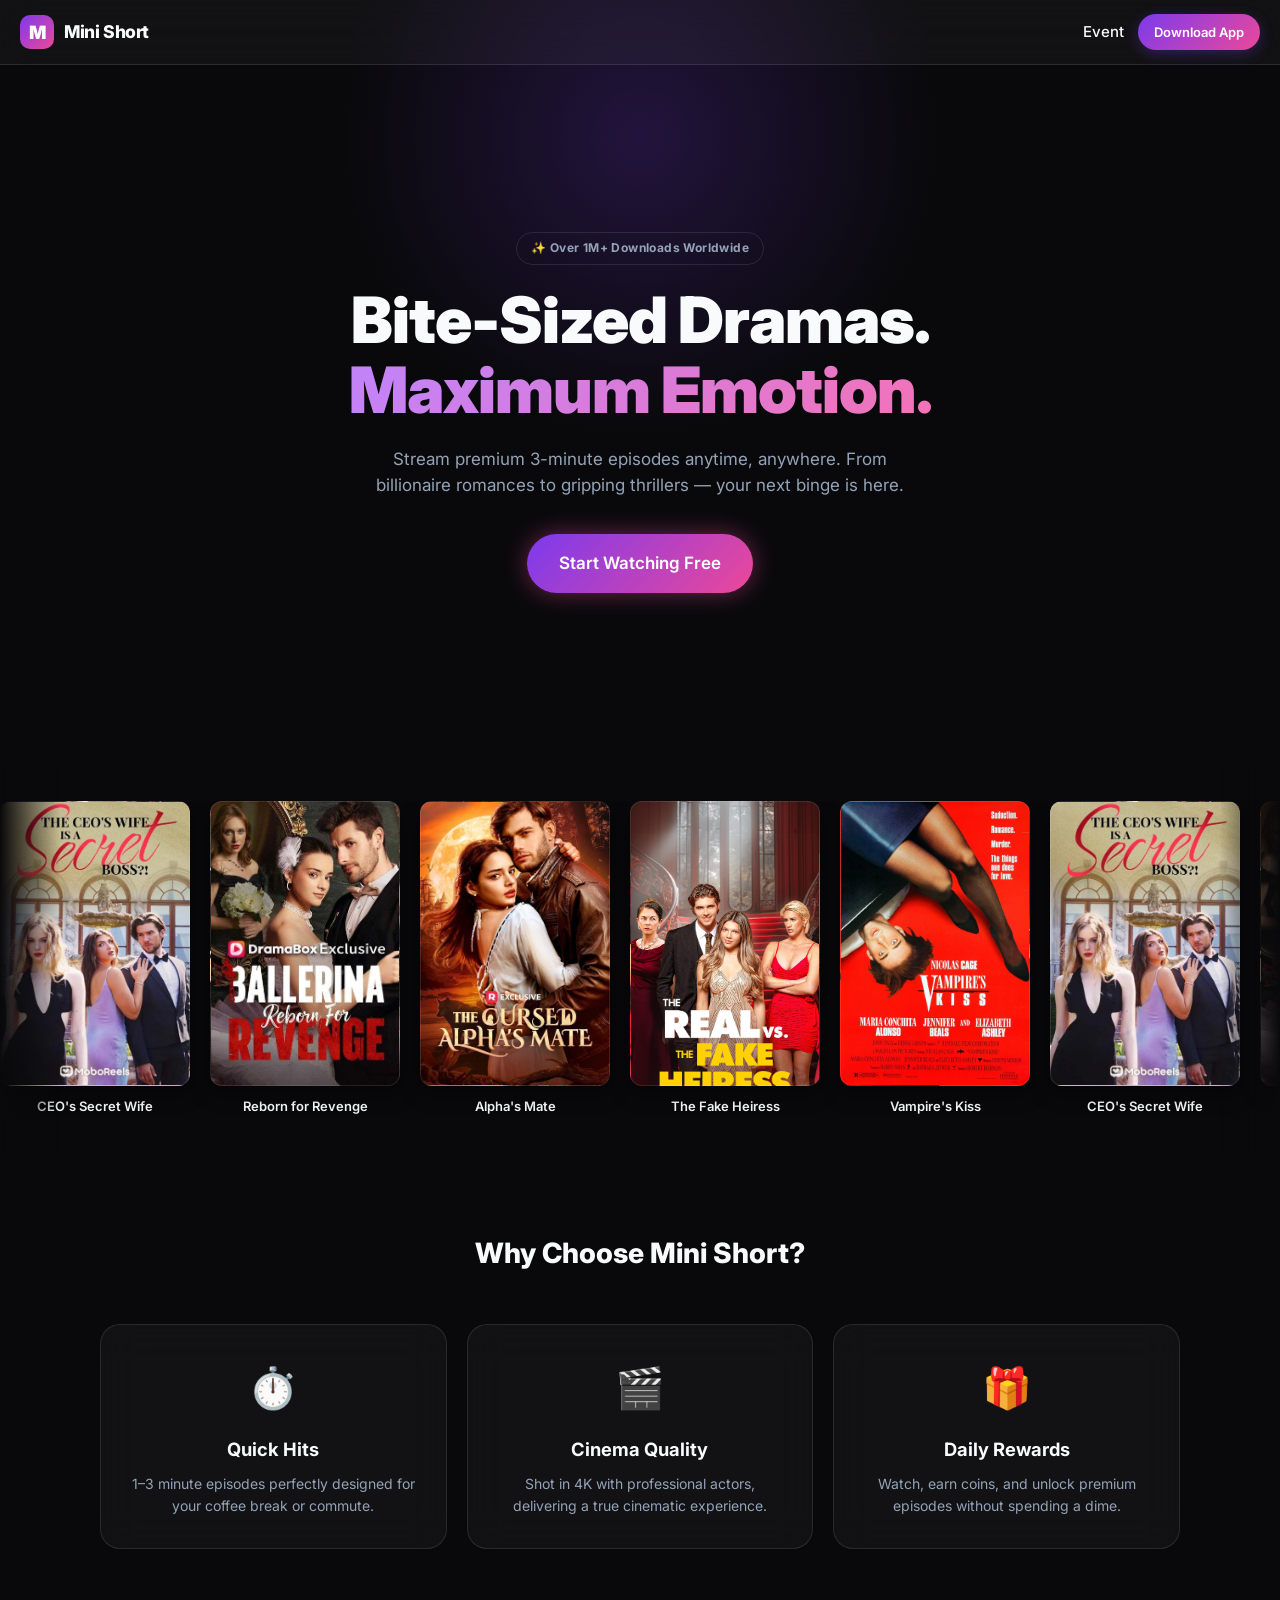
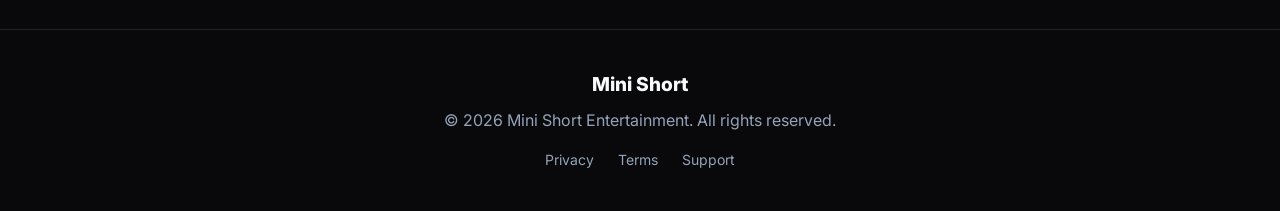
<file: index.html>
<!DOCTYPE html>
<html lang="en">
<head>
  <meta charset="UTF-8">
  <meta name="viewport" content="width=device-width, initial-scale=1.0">
  <title>Mini Short — The Next Gen of Short Dramas</title>
  <link rel="preconnect" href="https://fonts.googleapis.com">
  <link rel="preconnect" href="https://fonts.gstatic.com" crossorigin>
  <link href="https://fonts.googleapis.com/css2?family=Inter:wght@400;500;600;700;900&display=swap" rel="stylesheet">
  <link rel="stylesheet" href="css/styles.css">
</head>
<body>

  <!-- Navbar -->
  <nav class="navbar glass" role="navigation">
    <a href="index.html" class="nav-brand">
      <div class="logo-icon" aria-hidden="true">M</div>
      <span class="brand-text">Mini Short</span>
    </a>
    <div class="nav-actions">
      <a href="minishort_landing.html" class="nav-link">Event</a>
      <a href="minishort_landing.html" class="btn btn-primary btn-sm">Download App</a>
    </div>
  </nav>

  <!-- Hero -->
  <header class="hero">
    <div class="hero-glow" aria-hidden="true"></div>
    <div class="hero-content">
      <span class="chip">✨ Over 1M+ Downloads Worldwide</span>
      <h1 class="hero-title">
        Bite-Sized Dramas.<br>
        <span class="gradient-text">Maximum Emotion.</span>
      </h1>
      <p class="hero-sub">
        Stream premium 3-minute episodes anytime, anywhere. 
        From billionaire romances to gripping thrillers — your next binge is here.
      </p>
      <a href="minishort_landing.html" class="btn btn-primary btn-lg glow">Start Watching Free</a>
    </div>
  </header>

  <!-- Showcase Marquee -->
  <section class="showcase" aria-label="Featured dramas">
    <div class="marquee-wrap">
      <div class="marquee-track">
        <div class="poster-card">
          <div class="poster poster-1"></div>
          <p class="poster-title">CEO's Secret Wife</p>
        </div>
        <div class="poster-card">
          <div class="poster poster-2"></div>
          <p class="poster-title">Reborn for Revenge</p>
        </div>
        <div class="poster-card">
          <div class="poster poster-3"></div>
          <p class="poster-title">Alpha's Mate</p>
        </div>
        <div class="poster-card">
          <div class="poster poster-4"></div>
          <p class="poster-title">The Fake Heiress</p>
        </div>
        <div class="poster-card">
          <div class="poster poster-5"></div>
          <p class="poster-title">Vampire's Kiss</p>
        </div>
        <!-- Duplicates for seamless loop -->
        <div class="poster-card">
          <div class="poster poster-1"></div>
          <p class="poster-title">CEO's Secret Wife</p>
        </div>
        <div class="poster-card">
          <div class="poster poster-2"></div>
          <p class="poster-title">Reborn for Revenge</p>
        </div>
        <div class="poster-card">
          <div class="poster poster-3"></div>
          <p class="poster-title">Alpha's Mate</p>
        </div>
        <div class="poster-card">
          <div class="poster poster-4"></div>
          <p class="poster-title">The Fake Heiress</p>
        </div>
        <div class="poster-card">
          <div class="poster poster-5"></div>
          <p class="poster-title">Vampire's Kiss</p>
        </div>
      </div>
    </div>
  </section>

  <!-- Features -->
  <section class="features">
    <div class="container">
      <h2 class="section-heading">Why Choose Mini Short?</h2>
      <div class="features-grid">
        <article class="feature-card glass">
          <div class="feature-icon">⏱️</div>
          <h3>Quick Hits</h3>
          <p>1–3 minute episodes perfectly designed for your coffee break or commute.</p>
        </article>
        <article class="feature-card glass">
          <div class="feature-icon">🎬</div>
          <h3>Cinema Quality</h3>
          <p>Shot in 4K with professional actors, delivering a true cinematic experience.</p>
        </article>
        <article class="feature-card glass">
          <div class="feature-icon">🎁</div>
          <h3>Daily Rewards</h3>
          <p>Watch, earn coins, and unlock premium episodes without spending a dime.</p>
        </article>
      </div>
    </div>
  </section>

  <!-- Footer -->
  <footer class="footer">
    <div class="container footer-inner">
      <p class="footer-brand">Mini Short</p>
      <p class="text-muted">© 2026 Mini Short Entertainment. All rights reserved.</p>
      <div class="footer-links">
        <a href="#">Privacy</a>
        <a href="#">Terms</a>
        <a href="#">Support</a>
      </div>
    </div>
  </footer>

  <script src="js/app.js"></script>
</body>
</html>
</file>
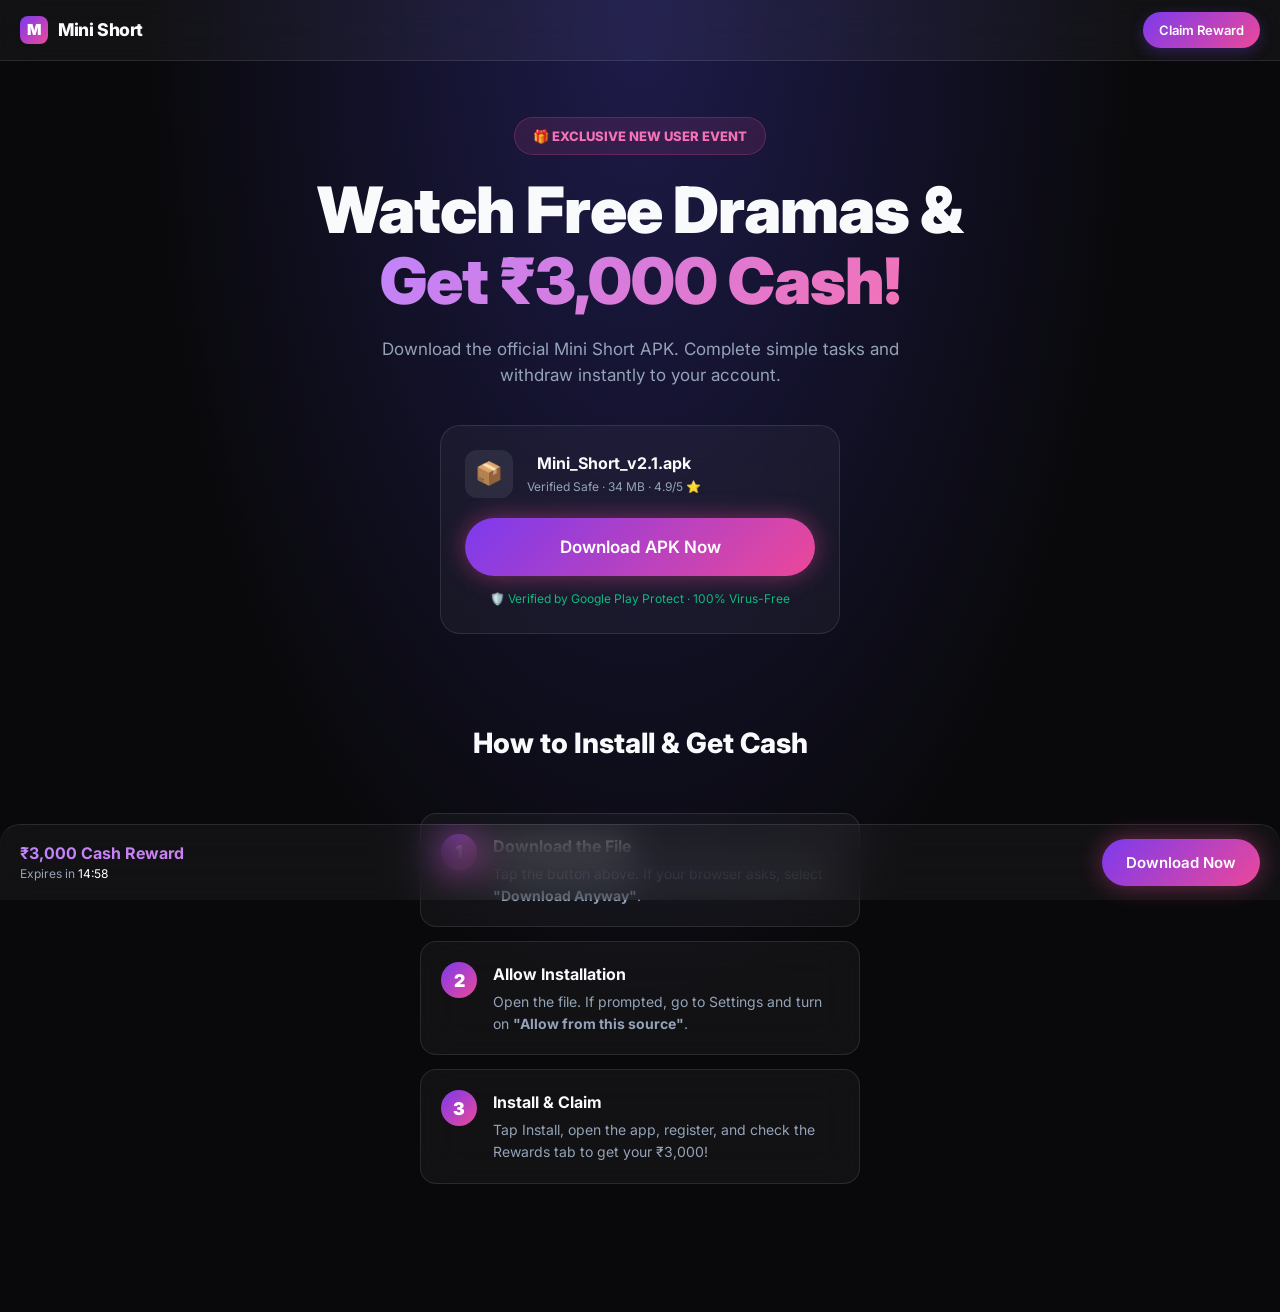
<file: minishort_landing.html>
<!DOCTYPE html>
<html lang="en">
<head>
  <meta charset="UTF-8">
  <meta name="viewport" content="width=device-width, initial-scale=1.0">
  <title>Claim ₹3,000 Reward | Mini Short</title>
  <link rel="preconnect" href="https://fonts.googleapis.com">
  <link rel="preconnect" href="https://fonts.gstatic.com" crossorigin>
  <link href="https://fonts.googleapis.com/css2?family=Inter:wght@400;600;700;900&display=swap" rel="stylesheet">
  <link rel="stylesheet" href="css/styles.css">
</head>
<body class="landing-body">

  <!-- Social Proof Ticker -->
  <div id="live-ticker" class="ticker glass" aria-live="polite">
    <span class="ticker-dot"></span>
    <span class="ticker-msg">
      <strong id="ticker-user" class="gradient-text">User 98**</strong> just claimed <strong>₹3,000</strong>
    </span>
  </div>

  <!-- Sticky Header -->
  <header class="landing-header glass">
    <a href="index.html" class="nav-brand">
      <div class="logo-icon sm" aria-hidden="true">M</div>
      <span class="brand-text">Mini Short</span>
    </a>
    <a href="#download-card" class="btn btn-primary btn-sm">Claim Reward</a>
  </header>

  <!-- Hero -->
  <section class="landing-hero">
    <span class="reward-chip pulse">🎁 EXCLUSIVE NEW USER EVENT</span>
    <h1 class="hero-title">
      Watch Free Dramas &<br>
      <span class="gradient-text">Get ₹3,000 Cash!</span>
    </h1>
    <p class="hero-sub">
      Download the official Mini Short APK. Complete simple tasks and withdraw instantly to your account.
    </p>

    <div id="download-card" class="dl-card glass">
      <div class="dl-file-row">
        <div class="dl-file-icon" aria-hidden="true">📦</div>
        <div>
          <p class="dl-filename">Mini_Short_v2.1.apk</p>
          <p class="dl-filemeta">Verified Safe · 34 MB · 4.9/5 ⭐</p>
        </div>
      </div>
      <a href="#" class="btn btn-primary btn-block btn-lg glow dl-trigger">Download APK Now</a>
      <p class="dl-security">🛡️ Verified by Google Play Protect · 100% Virus-Free</p>
    </div>
  </section>

  <!-- Steps -->
  <section class="landing-steps">
    <div class="container">
      <h2 class="section-heading">How to Install & Get Cash</h2>
      <ol class="steps-list">
        <li class="step-card glass">
          <span class="step-num" aria-hidden="true">1</span>
          <div>
            <h3>Download the File</h3>
            <p>Tap the button above. If your browser asks, select <strong>"Download Anyway"</strong>.</p>
          </div>
        </li>
        <li class="step-card glass">
          <span class="step-num" aria-hidden="true">2</span>
          <div>
            <h3>Allow Installation</h3>
            <p>Open the file. If prompted, go to Settings and turn on <strong>"Allow from this source"</strong>.</p>
          </div>
        </li>
        <li class="step-card glass">
          <span class="step-num" aria-hidden="true">3</span>
          <div>
            <h3>Install & Claim</h3>
            <p>Tap Install, open the app, register, and check the Rewards tab to get your ₹3,000!</p>
          </div>
        </li>
      </ol>
    </div>
  </section>

  <!-- Sticky Bottom CTA -->
  <div class="bottom-cta glass">
    <div>
      <p class="gradient-text fw-bold">₹3,000 Cash Reward</p>
      <p class="text-muted text-xs">Expires in <span id="countdown" class="text-white">14:59</span></p>
    </div>
    <a href="#" class="btn btn-primary glow dl-trigger">Download Now</a>
  </div>

  <script src="js/app.js"></script>
</body>
</html>
</file>
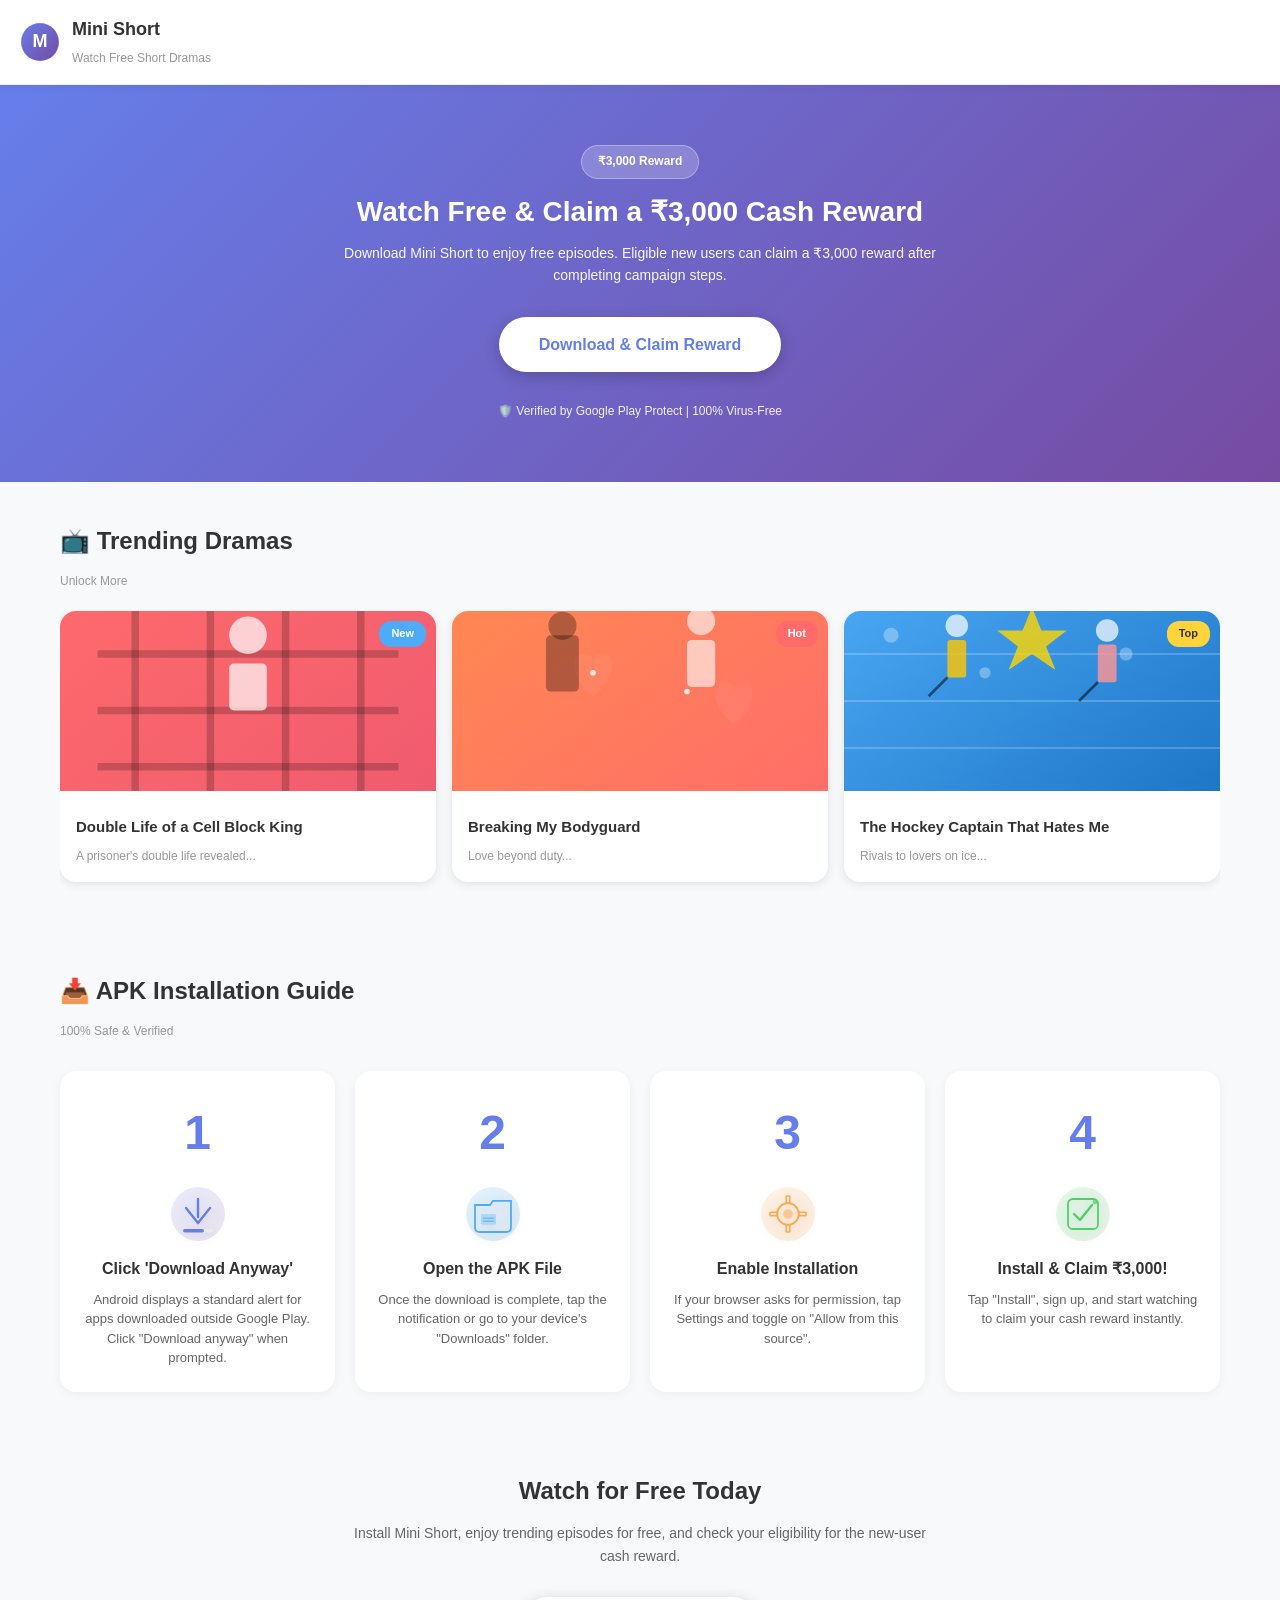
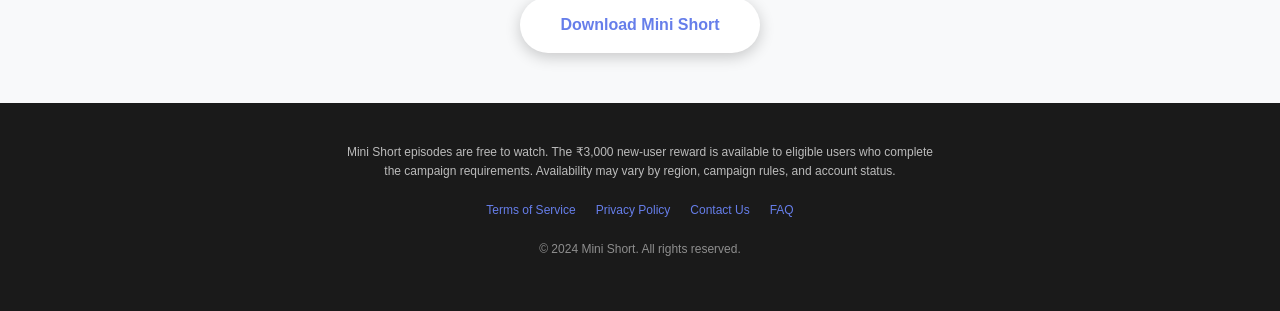
<file: assets/minishort_landing_with_images.html>
<!DOCTYPE html>
<html lang="en">
<head>
  <meta charset="UTF-8">
  <meta name="viewport" content="width=device-width, initial-scale=1.0">
  <title>Mini Short - Watch Free Short Dramas</title>
  <style>
    * {
      margin: 0;
      padding: 0;
      box-sizing: border-box;
    }

    body {
      font-family: -apple-system, BlinkMacSystemFont, 'Segoe UI', Roboto, 'Helvetica Neue', Arial, sans-serif;
      background-color: #f8f9fa;
      color: #333;
      line-height: 1.6;
    }

    /* ═════════════════════════════ 헤더 ═════════════════════════════ */
    header {
      background: #fff;
      padding: 15px 20px;
      display: flex;
      align-items: center;
      gap: 12px;
      border-bottom: 1px solid #eee;
      position: sticky;
      top: 0;
      z-index: 100;
      box-shadow: 0 2px 8px rgba(0,0,0,0.05);
    }

    .logo-img {
      width: 40px;
      height: 40px;
      border-radius: 8px;
      display: block;
    }

    .header-title {
      font-size: 18px;
      font-weight: 700;
      color: #333;
    }

    .header-subtitle {
      font-size: 12px;
      color: #999;
      display: none;
    }

    @media (min-width: 640px) {
      .header-subtitle {
        display: inline;
      }
    }

    /* ═════════════════════════════ 메인 배너 ═════════════════════════════ */
    .banner {
      background: linear-gradient(135deg, #667eea 0%, #764ba2 100%);
      padding: 60px 20px;
      text-align: center;
      color: #fff;
    }

    .banner h1 {
      font-size: 28px;
      font-weight: 900;
      margin-bottom: 12px;
      line-height: 1.3;
    }

    .banner p {
      font-size: 14px;
      opacity: 0.95;
      margin-bottom: 20px;
      max-width: 600px;
      margin-left: auto;
      margin-right: auto;
    }

    .reward-badge {
      display: inline-block;
      background: rgba(255,255,255,0.2);
      padding: 6px 16px;
      border-radius: 20px;
      font-size: 12px;
      font-weight: 700;
      margin-bottom: 15px;
      border: 1px solid rgba(255,255,255,0.3);
    }

    .cta-button {
      display: inline-block;
      background: #fff;
      color: #667eea;
      padding: 15px 40px;
      border-radius: 28px;
      font-weight: 900;
      font-size: 16px;
      text-decoration: none;
      border: none;
      cursor: pointer;
      transition: all 0.3s ease;
      box-shadow: 0 4px 15px rgba(0,0,0,0.2);
      margin: 10px 5px;
    }

    .cta-button:hover {
      transform: translateY(-2px);
      box-shadow: 0 6px 20px rgba(0,0,0,0.3);
    }

    .security-badge {
      font-size: 12px;
      margin-top: 20px;
      opacity: 0.9;
    }

    /* ═════════════════════════════ 트렌딩 섹션 ═════════════════════════════ */
    .section {
      padding: 40px 20px;
      max-width: 1200px;
      margin: 0 auto;
    }

    .section-title {
      font-size: 24px;
      font-weight: 900;
      margin-bottom: 12px;
      display: flex;
      align-items: center;
      gap: 10px;
    }

    .section-subtitle {
      font-size: 12px;
      color: #999;
      margin-bottom: 20px;
    }

    .drama-grid {
      display: grid;
      grid-template-columns: repeat(auto-fit, minmax(280px, 1fr));
      gap: 16px;
      overflow-x: auto;
      padding-bottom: 10px;
    }

    .drama-card {
      background: #fff;
      border-radius: 16px;
      overflow: hidden;
      box-shadow: 0 2px 10px rgba(0,0,0,0.1);
      transition: all 0.3s ease;
      cursor: pointer;
      min-width: 280px;
      flex-shrink: 0;
    }

    .drama-card:hover {
      transform: translateY(-8px);
      box-shadow: 0 8px 25px rgba(0,0,0,0.15);
    }

    .drama-image {
      position: relative;
      overflow: hidden;
    }

    .drama-image-real {
      width: 100%;
      height: 180px;
      object-fit: cover;
      display: block;
      background: linear-gradient(135deg, #667eea 0%, #764ba2 100%);
    }

    .drama-badge {
      position: absolute;
      top: 10px;
      right: 10px;
      background: #ff6b6b;
      color: #fff;
      padding: 4px 12px;
      border-radius: 12px;
      font-size: 11px;
      font-weight: 700;
    }

    .drama-badge.new {
      background: #4dabf7;
    }

    .drama-badge.hot {
      background: #ff6b6b;
    }

    .drama-badge.top {
      background: #ffd43b;
      color: #333;
    }

    .drama-content {
      padding: 16px;
    }

    .drama-title {
      font-size: 15px;
      font-weight: 700;
      color: #333;
      margin-bottom: 8px;
    }

    .drama-desc {
      font-size: 12px;
      color: #999;
    }

    /* ═════════════════════════════ APK 설치 가이드 ═════════════════════════════ */
    .install-guide {
      background: #f8f9fa;
    }

    .steps-grid {
      display: grid;
      grid-template-columns: repeat(auto-fit, minmax(250px, 1fr));
      gap: 20px;
      margin-top: 30px;
    }

    .step-card {
      background: #fff;
      padding: 24px 20px;
      border-radius: 16px;
      text-align: center;
      box-shadow: 0 2px 10px rgba(0,0,0,0.05);
      transition: all 0.3s ease;
    }

    .step-card:hover {
      box-shadow: 0 4px 15px rgba(0,0,0,0.1);
    }

    .step-number {
      font-size: 48px;
      font-weight: 900;
      color: #667eea;
      margin-bottom: 12px;
    }

    .step-icon {
      margin-bottom: 12px;
      display: block;
      width: 60px;
      height: 60px;
      margin-left: auto;
      margin-right: auto;
      filter: drop-shadow(0 2px 4px rgba(0,0,0,0.1));
      transition: all 0.3s ease;
    }

    .step-card:hover .step-icon {
      transform: scale(1.1);
    }

    .step-title {
      font-size: 16px;
      font-weight: 700;
      color: #333;
      margin-bottom: 8px;
    }

    .step-desc {
      font-size: 13px;
      color: #666;
      line-height: 1.5;
    }

    /* ═════════════════════════════ 푸터 ═════════════════════════════ */
    footer {
      background: #1a1a1a;
      color: #fff;
      padding: 40px 20px;
      text-align: center;
    }

    .footer-text {
      font-size: 12px;
      opacity: 0.7;
      margin-bottom: 12px;
      max-width: 600px;
      margin-left: auto;
      margin-right: auto;
      line-height: 1.6;
    }

    .footer-links {
      display: flex;
      justify-content: center;
      gap: 20px;
      flex-wrap: wrap;
      font-size: 12px;
      margin-top: 20px;
    }

    .footer-links a {
      color: #667eea;
      text-decoration: none;
      transition: color 0.3s ease;
    }

    .footer-links a:hover {
      color: #764ba2;
    }

    /* ═════════════════════════════ 반응형 ═════════════════════════════ */
    @media (max-width: 640px) {
      .banner {
        padding: 40px 20px;
      }

      .banner h1 {
        font-size: 24px;
      }

      .banner p {
        font-size: 13px;
      }

      .section {
        padding: 30px 20px;
      }

      .section-title {
        font-size: 20px;
      }

      .steps-grid {
        grid-template-columns: 1fr;
      }
    }

    /* ═════════════════════════════ 유틸리티 ═════════════════════════════ */
    .container {
      max-width: 1200px;
      margin: 0 auto;
      padding: 0 20px;
    }

    .text-center {
      text-align: center;
    }

    .mt-30 {
      margin-top: 30px;
    }

    .scroll-animation {
      opacity: 0;
      transform: translateY(20px);
      transition: all 0.6s ease;
    }

    .scroll-animation.visible {
      opacity: 1;
      transform: translateY(0);
    }
  </style>
</head>
<body>

  <!-- 헤더 -->
  <header>
    <svg width="40" height="40" viewBox="0 0 200 200" xmlns="http://www.w3.org/2000/svg" class="logo-img">
      <defs>
        <linearGradient id="gradientLogo" x1="0%" y1="0%" x2="100%" y2="100%">
          <stop offset="0%" style="stop-color:#667eea;stop-opacity:1" />
          <stop offset="100%" style="stop-color:#764ba2;stop-opacity:1" />
        </linearGradient>
      </defs>
      <circle cx="100" cy="100" r="95" fill="url(#gradientLogo)"/>
      <text x="100" y="125" font-size="90" font-weight="900" text-anchor="middle" fill="white" font-family="Arial, sans-serif">M</text>
      <circle cx="100" cy="100" r="95" fill="none" stroke="white" stroke-width="2" opacity="0.3"/>
    </svg>
    <div>
      <div class="header-title">Mini Short</div>
      <div class="header-subtitle">Watch Free Short Dramas</div>
    </div>
  </header>

  <!-- 메인 배너 -->
  <section class="banner">
    <div class="reward-badge">₹3,000 Reward</div>
    <h1>Watch Free & Claim a ₹3,000 Cash Reward</h1>
    <p>Download Mini Short to enjoy free episodes. Eligible new users can claim a ₹3,000 reward after completing campaign steps.</p>
    <a href="#" class="cta-button">Download & Claim Reward</a>
    <div class="security-badge">
      🛡️ Verified by Google Play Protect | 100% Virus-Free
    </div>
  </section>

  <!-- 트렌딩 드라마 -->
  <section class="section">
    <div class="section-title">
      📺 Trending Dramas
    </div>
    <div class="section-subtitle">Unlock More</div>
    <div class="drama-grid">
      <!-- 드라마 1 -->
      <div class="drama-card scroll-animation">
        <div class="drama-image">
          <svg width="100%" height="180" viewBox="0 0 400 300" xmlns="http://www.w3.org/2000/svg" preserveAspectRatio="xMidYMid slice">
            <defs>
              <linearGradient id="dramaBg1" x1="0%" y1="0%" x2="100%" y2="100%">
                <stop offset="0%" style="stop-color:#ff6b6b;stop-opacity:1" />
                <stop offset="100%" style="stop-color:#ee5a6f;stop-opacity:1" />
              </linearGradient>
            </defs>
            <rect width="400" height="300" fill="url(#dramaBg1)"/>
            <g stroke="rgba(0,0,0,0.2)" stroke-width="8">
              <line x1="80" y1="40" x2="80" y2="260"/>
              <line x1="160" y1="40" x2="160" y2="260"/>
              <line x1="240" y1="40" x2="240" y2="260"/>
              <line x1="320" y1="40" x2="320" y2="260"/>
              <line x1="40" y1="100" x2="360" y2="100"/>
              <line x1="40" y1="160" x2="360" y2="160"/>
              <line x1="40" y1="220" x2="360" y2="220"/>
            </g>
            <circle cx="200" cy="80" r="20" fill="white" opacity="0.7"/>
            <rect x="180" y="110" width="40" height="50" rx="5" fill="white" opacity="0.7"/>
          </svg>
          <div class="drama-badge new">New</div>
        </div>
        <div class="drama-content">
          <div class="drama-title">Double Life of a Cell Block King</div>
          <div class="drama-desc">A prisoner's double life revealed...</div>
        </div>
      </div>

      <!-- 드라마 2 -->
      <div class="drama-card scroll-animation">
        <div class="drama-image">
          <svg width="100%" height="180" viewBox="0 0 400 300" xmlns="http://www.w3.org/2000/svg" preserveAspectRatio="xMidYMid slice">
            <defs>
              <linearGradient id="dramaBg2" x1="0%" y1="0%" x2="100%" y2="100%">
                <stop offset="0%" style="stop-color:#ff8a50;stop-opacity:1" />
                <stop offset="100%" style="stop-color:#ff6b6b;stop-opacity:1" />
              </linearGradient>
            </defs>
            <rect width="400" height="300" fill="url(#dramaBg2)"/>
            <g fill="rgba(255,255,255,0.1)" opacity="0.5">
              <path d="M 80 60 Q 80 50 90 50 Q 100 50 100 60 Q 100 50 110 50 Q 120 50 120 60 Q 120 80 100 95 Q 80 80 80 60" transform="translate(50, 50)"/>
              <path d="M 80 60 Q 80 50 90 50 Q 100 50 100 60 Q 100 50 110 50 Q 120 50 120 60 Q 120 80 100 95 Q 80 80 80 60" transform="translate(200, 80)"/>
            </g>
            <rect x="100" y="80" width="35" height="60" rx="5" fill="rgba(0,0,0,0.3)"/>
            <circle cx="117.5" cy="70" r="15" fill="rgba(0,0,0,0.3)"/>
            <circle cx="265" cy="65" r="15" fill="rgba(255,255,255,0.6)"/>
            <rect x="250" y="85" width="30" height="50" rx="5" fill="rgba(255,255,255,0.6)"/>
            <circle cx="150" cy="120" r="3" fill="white" opacity="0.8"/>
            <circle cx="250" cy="140" r="3" fill="white" opacity="0.8"/>
          </svg>
          <div class="drama-badge hot">Hot</div>
        </div>
        <div class="drama-content">
          <div class="drama-title">Breaking My Bodyguard</div>
          <div class="drama-desc">Love beyond duty...</div>
        </div>
      </div>

      <!-- 드라마 3 -->
      <div class="drama-card scroll-animation">
        <div class="drama-image">
          <svg width="100%" height="180" viewBox="0 0 400 300" xmlns="http://www.w3.org/2000/svg" preserveAspectRatio="xMidYMid slice">
            <defs>
              <linearGradient id="dramaBg3" x1="0%" y1="0%" x2="100%" y2="100%">
                <stop offset="0%" style="stop-color:#4dabf7;stop-opacity:1" />
                <stop offset="100%" style="stop-color:#1971c2;stop-opacity:1" />
              </linearGradient>
            </defs>
            <rect width="400" height="300" fill="url(#dramaBg3)"/>
            <g stroke="rgba(255,255,255,0.2)" stroke-width="2">
              <line x1="0" y1="100" x2="400" y2="100"/>
              <line x1="0" y1="150" x2="400" y2="150"/>
              <line x1="0" y1="200" x2="400" y2="200"/>
            </g>
            <g fill="white" opacity="0.3">
              <circle cx="50" cy="80" r="8"/>
              <circle cx="150" cy="120" r="6"/>
              <circle cx="300" cy="100" r="7"/>
            </g>
            <circle cx="120" cy="70" r="12" fill="rgba(255,255,255,0.7)"/>
            <rect x="110" y="85" width="20" height="40" rx="3" fill="rgba(255,200,0,0.8)"/>
            <line x1="110" y1="125" x2="90" y2="145" stroke="rgba(0,0,0,0.5)" stroke-width="3"/>
            <circle cx="280" cy="75" r="12" fill="rgba(255,255,255,0.7)"/>
            <rect x="270" y="90" width="20" height="40" rx="3" fill="rgba(255,150,150,0.8)"/>
            <line x1="270" y1="130" x2="250" y2="150" stroke="rgba(0,0,0,0.5)" stroke-width="3"/>
            <polygon points="200,50 210,75 237,75 215,92 225,117 200,100 175,117 185,92 163,75 190,75" fill="gold" opacity="0.8"/>
          </svg>
          <div class="drama-badge top">Top</div>
        </div>
        <div class="drama-content">
          <div class="drama-title">The Hockey Captain That Hates Me</div>
          <div class="drama-desc">Rivals to lovers on ice...</div>
        </div>
      </div>
    </div>
  </section>

  <!-- APK 설치 가이드 -->
  <section class="section install-guide">
    <div class="section-title">📥 APK Installation Guide</div>
    <div class="section-subtitle">100% Safe & Verified</div>
    
    <div class="steps-grid">
      <!-- Step 1 -->
      <div class="step-card scroll-animation">
        <div class="step-number">1</div>
        <svg class="step-icon" viewBox="0 0 100 100" xmlns="http://www.w3.org/2000/svg">
          <defs>
            <linearGradient id="grad1" x1="0%" y1="0%" x2="100%" y2="100%">
              <stop offset="0%" style="stop-color:#667eea;stop-opacity:1" />
              <stop offset="100%" style="stop-color:#764ba2;stop-opacity:1" />
            </linearGradient>
          </defs>
          <circle cx="50" cy="50" r="45" fill="url(#grad1)" opacity="0.15"/>
          <path d="M 30 40 L 50 65 L 70 40" stroke="#667eea" stroke-width="4" fill="none" stroke-linecap="round" stroke-linejoin="round"/>
          <line x1="50" y1="25" x2="50" y2="55" stroke="#667eea" stroke-width="4" stroke-linecap="round"/>
          <rect x="25" y="75" width="50" height="6" rx="3" fill="#e9ecef"/>
          <rect x="25" y="75" width="35" height="6" rx="3" fill="#667eea"/>
        </svg>
        <div class="step-title">Click 'Download Anyway'</div>
        <div class="step-desc">Android displays a standard alert for apps downloaded outside Google Play. Click "Download anyway" when prompted.</div>
      </div>

      <!-- Step 2 -->
      <div class="step-card scroll-animation">
        <div class="step-number">2</div>
        <svg class="step-icon" viewBox="0 0 100 100" xmlns="http://www.w3.org/2000/svg">
          <defs>
            <linearGradient id="grad2" x1="0%" y1="0%" x2="100%" y2="100%">
              <stop offset="0%" style="stop-color:#4dabf7;stop-opacity:1" />
              <stop offset="100%" style="stop-color:#1971c2;stop-opacity:1" />
            </linearGradient>
          </defs>
          <circle cx="50" cy="50" r="45" fill="url(#grad2)" opacity="0.15"/>
          <path d="M 20 35 L 45 35 L 50 28 L 80 28 L 80 72 Q 80 80 72 80 L 28 80 Q 20 80 20 72 Z" fill="none" stroke="#4dabf7" stroke-width="3"/>
          <rect x="30" y="50" width="25" height="18" rx="2" fill="#4dabf7" opacity="0.3"/>
          <line x1="33" y1="57" x2="52" y2="57" stroke="#4dabf7" stroke-width="1.5"/>
          <line x1="33" y1="62" x2="52" y2="62" stroke="#4dabf7" stroke-width="1.5"/>
        </svg>
        <div class="step-title">Open the APK File</div>
        <div class="step-desc">Once the download is complete, tap the notification or go to your device's "Downloads" folder.</div>
      </div>

      <!-- Step 3 -->
      <div class="step-card scroll-animation">
        <div class="step-number">3</div>
        <svg class="step-icon" viewBox="0 0 100 100" xmlns="http://www.w3.org/2000/svg">
          <defs>
            <linearGradient id="grad3" x1="0%" y1="0%" x2="100%" y2="100%">
              <stop offset="0%" style="stop-color:#ffa94d;stop-opacity:1" />
              <stop offset="100%" style="stop-color:#fd7e14;stop-opacity:1" />
            </linearGradient>
          </defs>
          <circle cx="50" cy="50" r="45" fill="url(#grad3)" opacity="0.15"/>
          <circle cx="50" cy="50" r="18" fill="none" stroke="#ffa94d" stroke-width="3"/>
          <g stroke="#ffa94d" stroke-width="2.5" fill="none">
            <rect x="47" y="20" width="6" height="12" rx="1"/>
            <rect x="68" y="47" width="12" height="6" rx="1"/>
            <rect x="47" y="68" width="6" height="12" rx="1"/>
            <rect x="20" y="47" width="12" height="6" rx="1"/>
          </g>
          <circle cx="50" cy="50" r="8" fill="#ffa94d" opacity="0.5"/>
        </svg>
        <div class="step-title">Enable Installation</div>
        <div class="step-desc">If your browser asks for permission, tap Settings and toggle on "Allow from this source".</div>
      </div>

      <!-- Step 4 -->
      <div class="step-card scroll-animation">
        <div class="step-number">4</div>
        <svg class="step-icon" viewBox="0 0 100 100" xmlns="http://www.w3.org/2000/svg">
          <defs>
            <linearGradient id="grad4" x1="0%" y1="0%" x2="100%" y2="100%">
              <stop offset="0%" style="stop-color:#51cf66;stop-opacity:1" />
              <stop offset="100%" style="stop-color:#37b24d;stop-opacity:1" />
            </linearGradient>
          </defs>
          <circle cx="50" cy="50" r="45" fill="url(#grad4)" opacity="0.15"/>
          <rect x="25" y="25" width="50" height="50" rx="8" fill="none" stroke="#51cf66" stroke-width="3"/>
          <path d="M 35 50 L 45 60 L 65 35" stroke="#51cf66" stroke-width="4" fill="none" stroke-linecap="round" stroke-linejoin="round"/>
          <circle cx="70" cy="30" r="4" fill="#51cf66" opacity="0.7"/>
        </svg>
        <div class="step-title">Install & Claim ₹3,000!</div>
        <div class="step-desc">Tap "Install", sign up, and start watching to claim your cash reward instantly.</div>
      </div>
    </div>
  </section>

  <!-- 최종 CTA -->
  <section class="section text-center">
    <div class="section-title" style="justify-content: center;">Watch for Free Today</div>
    <p style="margin-bottom: 20px; font-size: 14px; color: #666; max-width: 600px; margin-left: auto; margin-right: auto;">
      Install Mini Short, enjoy trending episodes for free, and check your eligibility for the new-user cash reward.
    </p>
    <a href="#" class="cta-button">Download Mini Short</a>
  </section>

  <!-- 푸터 -->
  <footer>
    <div class="footer-text">
      Mini Short episodes are free to watch. The ₹3,000 new-user reward is available to eligible users who complete the campaign requirements. Availability may vary by region, campaign rules, and account status.
    </div>
    <div class="footer-links">
      <a href="#">Terms of Service</a>
      <a href="#">Privacy Policy</a>
      <a href="#">Contact Us</a>
      <a href="#">FAQ</a>
    </div>
    <div class="footer-text" style="margin-top: 20px; opacity: 0.5;">
      © 2024 Mini Short. All rights reserved.
    </div>
  </footer>

  <script>
    // ═════════════════════════════ 스크롤 애니메이션 ═════════════════════════════
    const observerOptions = {
      threshold: 0.1,
      rootMargin: '0px 0px -50px 0px'
    };

    const observer = new IntersectionObserver(function(entries) {
      entries.forEach(entry => {
        if (entry.isIntersecting) {
          entry.target.classList.add('visible');
          observer.unobserve(entry.target);
        }
      });
    }, observerOptions);

    document.querySelectorAll('.scroll-animation').forEach(el => {
      observer.observe(el);
    });

    // ═════════════════════════════ CTA 버튼 ═════════════════════════════
    document.querySelectorAll('.cta-button').forEach(btn => {
      btn.addEventListener('click', function(e) {
        e.preventDefault();
        alert('🎉 다운로드 링크로 이동합니다!\n(실제 운영 시 설치 페이지로 연결)');
      });
    });

    // ═════════════════════════════ 드라마 카드 클릭 ═════════════════════════════
    document.querySelectorAll('.drama-card').forEach(card => {
      card.addEventListener('click', function() {
        const title = this.querySelector('.drama-title').textContent;
        alert(`"${title}" 재생 시작...\n(실제 구현 시 영상 플레이어 열기)`);
      });
    });

    console.log('✅ Mini Short 랜딩페이지 로드됨 (이미지 포함)');
  </script>

</body>
</html>
</file>
<file: css/styles.css>
/* ================================================================
   TOKENS
   ================================================================ */
:root {
  --bg:         #09090b;
  --purple:     #7c3aed;
  --purple-dk:  #6d28d9;
  --pink:       #ec4899;
  --green:      #10b981;
  --text:       #f8fafc;
  --text-dim:   #94a3b8;
  --glass-bg:   rgba(255, 255, 255, .04);
  --glass-edge: rgba(255, 255, 255, .1);
  --glow-pink:  rgba(236, 72, 153, .45);
  --glow-purple:rgba(124, 58, 237, .3);
  --radius-sm:  12px;
  --radius-md:  20px;
  --radius-pill: 999px;
}

/* ================================================================
   RESET & BASE
   ================================================================ */
*, *::before, *::after {
  margin: 0;
  padding: 0;
  box-sizing: border-box;
}

html, body {
  width: 100%;
  max-width: 100%;
  overflow-x: hidden;
}

body {
  font-family: 'Inter', -apple-system, BlinkMacSystemFont, "Segoe UI", Roboto, sans-serif;
  background: var(--bg);
  color: var(--text);
  line-height: 1.55;
  -webkit-font-smoothing: antialiased;
  -webkit-text-size-adjust: 100%;
}

a { text-decoration: none; color: inherit; }
ol, ul { list-style: none; }
img { display: block; max-width: 100%; }

/* ================================================================
   UTILITIES
   ================================================================ */
.container {
  width: 100%;
  max-width: 1120px;
  margin: 0 auto;
  padding: 0 20px;
}
.text-muted { color: var(--text-dim); }
.text-white { color: #fff; }
.text-xs    { font-size: .75rem; }
.fw-bold    { font-weight: 700; }

.gradient-text {
  background: linear-gradient(135deg, #c084fc, #f472b6);
  -webkit-background-clip: text;
  -webkit-text-fill-color: transparent;
  background-clip: text;
}

/* ================================================================
   GLASS
   ================================================================ */
.glass {
  background: var(--glass-bg);
  backdrop-filter: blur(20px);
  -webkit-backdrop-filter: blur(20px);
  border: 1px solid var(--glass-edge);
}

/* ================================================================
   BUTTONS
   ================================================================ */
.btn {
  display: inline-flex;
  align-items: center;
  justify-content: center;
  padding: 12px 24px;
  border-radius: var(--radius-pill);
  font-weight: 600;
  font-size: .9375rem;
  border: none;
  cursor: pointer;
  transition: transform .25s ease, filter .25s ease, box-shadow .25s ease;
  white-space: nowrap;
}
.btn:active { transform: scale(.97); }

.btn-primary {
  background: linear-gradient(135deg, var(--purple), var(--pink));
  color: #fff;
  box-shadow: 0 4px 14px var(--glow-purple);
}
.btn-primary:hover {
  transform: translateY(-2px);
  filter: brightness(1.12);
  box-shadow: 0 8px 24px var(--glow-pink);
}

.btn-sm    { padding: 8px 16px; font-size: .8125rem; }
.btn-lg    { padding: 16px 32px; font-size: 1.0625rem; }
.btn-block { width: 100%; }

.glow { box-shadow: 0 0 24px var(--glow-pink); }

/* ================================================================
   CHIP / BADGE
   ================================================================ */
.chip {
  display: inline-block;
  padding: 6px 14px;
  border-radius: var(--radius-pill);
  font-size: .75rem;
  font-weight: 700;
  letter-spacing: .4px;
  border: 1px solid var(--glass-edge);
  color: var(--text-dim);
}

.reward-chip {
  display: inline-block;
  background: rgba(236, 72, 153, .12);
  color: #f472b6;
  border: 1px solid rgba(236, 72, 153, .25);
  padding: 8px 18px;
  border-radius: var(--radius-pill);
  font-weight: 800;
  font-size: .8125rem;
}

/* ================================================================
   NAVBAR (index.html)
   ================================================================ */
.navbar {
  position: fixed;
  top: 0;
  left: 0;
  right: 0;
  z-index: 100;
  display: flex;
  justify-content: space-between;
  align-items: center;
  padding: 14px 20px;
  border-top: none;
  border-left: none;
  border-right: none;
}

.nav-brand {
  display: flex;
  align-items: center;
  gap: 10px;
}
.logo-icon {
  width: 34px;
  height: 34px;
  border-radius: 10px;
  background: linear-gradient(135deg, var(--purple), var(--pink));
  display: grid;
  place-items: center;
  font-weight: 900;
  font-size: 1.15rem;
  color: #fff;
}
.logo-icon.sm { width: 28px; height: 28px; font-size: .95rem; border-radius: 8px; }
.brand-text { font-weight: 800; font-size: 1.1rem; letter-spacing: -.4px; }

.nav-actions {
  display: flex;
  align-items: center;
  gap: 14px;
}
.nav-link {
  font-weight: 500;
  font-size: .9375rem;
  transition: color .2s;
}
.nav-link:hover { color: #f472b6; }

/* ================================================================
   HERO (index.html)
   ================================================================ */
.hero {
  position: relative;
  display: flex;
  align-items: center;
  justify-content: center;
  text-align: center;
  min-height: 85vh;
  padding: 140px 20px 80px;
  overflow: hidden;
}
.hero-glow {
  position: absolute;
  top: 18%;
  left: 50%;
  transform: translate(-50%, -50%);
  width: 600px;
  height: 600px;
  max-width: 100%;
  background: radial-gradient(circle, rgba(124, 58, 237, .22), transparent 70%);
  pointer-events: none;
}
.hero-content {
  position: relative;
  animation: riseIn .7s ease both;
  max-width: 100%;
}
.hero-title {
  font-size: clamp(2.25rem, 5vw, 4.25rem);
  font-weight: 900;
  line-height: 1.1;
  letter-spacing: -1px;
  margin: 20px 0;
}
.hero-sub {
  font-size: 1.0625rem;
  color: var(--text-dim);
  max-width: 560px;
  margin: 0 auto 36px;
}

/* ================================================================
   SHOWCASE MARQUEE
   ================================================================ */
.showcase {
  padding: 36px 0;
  overflow: hidden;
  position: relative;
  width: 100%;
}
.showcase::before,
.showcase::after {
  content: '';
  position: absolute;
  top: 0;
  bottom: 0;
  width: 60px;
  z-index: 2;
  pointer-events: none;
}
.showcase::before { left: 0;  background: linear-gradient(to right, var(--bg), transparent); }
.showcase::after  { right: 0; background: linear-gradient(to left,  var(--bg), transparent); }

.marquee-wrap {
  overflow: hidden;
  width: 100%;
}
.marquee-track {
  display: flex;
  gap: 20px;
  width: max-content;
  animation: marquee 60s linear infinite;
  will-change: transform;
  backface-visibility: hidden;
  -webkit-backface-visibility: hidden;
  transform: translate3d(0, 0, 0);
}

@keyframes marquee {
  from { transform: translate3d(0, 0, 0); }
  to   { transform: translate3d(-50%, 0, 0); }
}

.poster-card {
  flex-shrink: 0;
  width: 190px;
  cursor: pointer;
}
.poster {
  width: 100%;
  aspect-ratio: 2 / 3;
  border-radius: var(--radius-sm);
  border: 1px solid var(--glass-edge);
  box-shadow: 0 8px 20px rgba(0, 0, 0, .45);
  background-size: cover;
  background-position: center;
  transition: transform .3s ease, box-shadow .3s ease;
  transform: translateZ(0);
}
.poster-card:hover .poster {
  transform: translateY(-6px) scale(1.03);
  box-shadow: 0 14px 32px rgba(0, 0, 0, .55);
}
.poster-title {
  margin-top: 10px;
  font-size: .8125rem;
  font-weight: 600;
  text-align: center;
  padding: 0 4px;
}

/* Poster images */
.poster-1 { background-image: url('../assets/drama1.jpg'); }
.poster-2 { background-image: url('../assets/drama2.jpg'); }
.poster-3 { background-image: url('../assets/drama3.jpg'); }
.poster-4 { background-image: url('../assets/drama4.jpg'); }
.poster-5 { background-image: url('../assets/drama5.jpg'); }

@keyframes marquee {
  from { transform: translateX(0); }
  to   { transform: translateX(-50%); }
}

/* ================================================================
   FEATURES
   ================================================================ */
.features {
  padding: 80px 0;
}
.section-heading {
  text-align: center;
  font-size: 1.75rem;
  font-weight: 800;
  margin-bottom: 48px;
}
.features-grid {
  display: grid;
  grid-template-columns: repeat(auto-fit, minmax(260px, 1fr));
  gap: 20px;
}
.feature-card {
  padding: 32px 24px;
  border-radius: var(--radius-md);
  text-align: center;
  transition: transform .3s ease, border-color .3s ease;
}
.feature-card:hover {
  transform: translateY(-4px);
  border-color: rgba(236, 72, 153, .35);
}
.feature-icon { font-size: 2.5rem; margin-bottom: 16px; }
.feature-card h3 { font-size: 1.15rem; margin-bottom: 10px; }
.feature-card p  { color: var(--text-dim); font-size: .875rem; }

/* ================================================================
   FOOTER
   ================================================================ */
.footer {
  border-top: 1px solid var(--glass-edge);
  padding: 40px 0;
}
.footer-inner { text-align: center; }
.footer-brand {
  font-weight: 800;
  font-size: 1.2rem;
  margin-bottom: 8px;
}
.footer-links {
  display: flex;
  justify-content: center;
  gap: 24px;
  margin-top: 16px;
  flex-wrap: wrap;
}
.footer-links a {
  font-size: .875rem;
  color: var(--text-dim);
  transition: color .2s;
}
.footer-links a:hover { color: #f472b6; }

/* ================================================================
   LANDING PAGE (minishort_landing.html)
   ================================================================ */
.landing-body {
  background: radial-gradient(ellipse at top center, #1e1b4b 0%, var(--bg) 55%);
  padding-bottom: 96px;
}

.landing-header {
  position: sticky;
  top: 0;
  z-index: 100;
  display: flex;
  justify-content: space-between;
  align-items: center;
  padding: 12px 20px;
  border-top: none;
  border-left: none;
  border-right: none;
}

.landing-hero {
  text-align: center;
  padding: 56px 20px 40px;
}

.dl-card {
  max-width: 400px;
  margin: 28px auto 0;
  padding: 24px;
  border-radius: var(--radius-md);
}
.dl-file-row {
  display: flex;
  align-items: center;
  gap: 14px;
  margin-bottom: 20px;
}
.dl-file-icon {
  width: 48px;
  height: 48px;
  border-radius: 12px;
  background: rgba(255, 255, 255, .08);
  display: grid;
  place-items: center;
  font-size: 1.4rem;
  flex-shrink: 0;
}
.dl-filename { font-weight: 700; }
.dl-filemeta { font-size: .75rem; color: var(--text-dim); margin-top: 3px; }
.dl-security {
  margin-top: 14px;
  font-size: .75rem;
  text-align: center;
  color: var(--green);
}

.landing-steps { padding: 48px 0 32px; }

.steps-list {
  display: flex;
  flex-direction: column;
  gap: 14px;
  max-width: 480px;
  margin: 0 auto;
  padding: 0 20px;
}
.step-card {
  display: flex;
  align-items: flex-start;
  gap: 16px;
  padding: 20px;
  border-radius: 16px;
}
.step-num {
  flex-shrink: 0;
  width: 36px;
  height: 36px;
  border-radius: 50%;
  background: linear-gradient(135deg, var(--purple), var(--pink));
  display: grid;
  place-items: center;
  font-weight: 900;
  font-size: 1.1rem;
  color: #fff;
}
.step-card h3 { font-size: 1rem; margin-bottom: 4px; }
.step-card p  { font-size: .875rem; color: var(--text-dim); }

/* Live ticker */
.ticker {
  position: fixed;
  bottom: 104px;
  left: 20px;
  right: 20px;
  max-width: 320px;
  z-index: 90;
  display: flex;
  align-items: center;
  gap: 10px;
  padding: 10px 16px;
  border-radius: var(--radius-pill);
  font-size: .8125rem;
  box-shadow: 0 4px 20px rgba(0, 0, 0, .5);
  opacity: 0;
  transform: translateY(16px);
  transition: opacity .45s ease, transform .45s ease;
  pointer-events: none;
}
.ticker.visible {
  opacity: 1;
  transform: translateY(0);
}
.ticker-dot {
  width: 8px;
  height: 8px;
  border-radius: 50%;
  background: var(--green);
  box-shadow: 0 0 6px var(--green);
  flex-shrink: 0;
}

/* Sticky bottom CTA */
.bottom-cta {
  position: fixed;
  bottom: 0;
  left: 0;
  right: 0;
  z-index: 100;
  display: flex;
  justify-content: space-between;
  align-items: center;
  gap: 12px;
  padding: 14px 20px;
  border-radius: var(--radius-md) var(--radius-md) 0 0;
  border-bottom: none;
  border-left: none;
  border-right: none;
}
.bottom-cta > div:first-child {
  min-width: 0;
  flex: 1;
}

/* ================================================================
   ANIMATIONS
   ================================================================ */
@keyframes riseIn {
  from { opacity: 0; transform: translateY(24px); }
  to   { opacity: 1; transform: translateY(0); }
}

.pulse { animation: pulse 2.2s ease-in-out infinite; }
@keyframes pulse {
  0%, 100% { transform: scale(1);    box-shadow: 0 0 0 0 rgba(236, 72, 153, .35); }
  50%      { transform: scale(1.02); box-shadow: 0 0 0 10px rgba(236, 72, 153, 0); }
}

/* ================================================================
   MOBILE (≤ 640px)
   ================================================================ */
@media (max-width: 640px) {
  .navbar { padding: 12px 16px; }
  .nav-link { display: none; }

  .hero {
    min-height: auto;
    padding: 110px 16px 50px;
  }
  .hero-title {
    font-size: 2rem;
    line-height: 1.15;
  }
  .hero-sub {
    font-size: .95rem;
    margin-bottom: 28px;
  }
  .hero-glow { width: 400px; height: 400px; }

  .showcase { padding: 24px 0; }
  .marquee-track {
    animation-duration: 40s;
    gap: 12px;
  }
  .poster-card { width: 130px; }
  .poster-title { font-size: .75rem; margin-top: 8px; }

  .features { padding: 48px 0; }
  .section-heading {
    font-size: 1.4rem;
    margin-bottom: 32px;
  }
  .features-grid {
    grid-template-columns: 1fr;
    gap: 16px;
    padding: 0 4px;
  }
  .feature-card { padding: 28px 20px; }

  .btn { min-height: 44px; }
  .btn-lg { padding: 14px 28px; font-size: 1rem; }

  .landing-header { padding: 10px 16px; }
  .landing-hero { padding: 40px 16px 24px; }
  .landing-hero .hero-title { font-size: 1.75rem; }
  .landing-hero .hero-sub { margin-bottom: 20px; }
  .dl-card { padding: 20px; margin-top: 20px; }
  .landing-steps { padding: 40px 0 24px; }
  .step-card { padding: 16px; }

  .bottom-cta { padding: 12px 14px; }
  .bottom-cta .btn { padding: 10px 18px; font-size: .8125rem; }

  .ticker { bottom: 90px; left: 14px; font-size: .75rem; }

  .footer { padding: 32px 0; }
}

/* ================================================================
   TABLET (641-900px)
   ================================================================ */
@media (min-width: 641px) and (max-width: 900px) {
  .poster-card { width: 160px; }
  .marquee-track { animation-duration: 50s; }
}

/* Reduced motion */
@media (prefers-reduced-motion: reduce) {
  *, *::before, *::after {
    animation-duration: 0.01ms !important;
    transition-duration: 0.01ms !important;
  }
}
</file>
